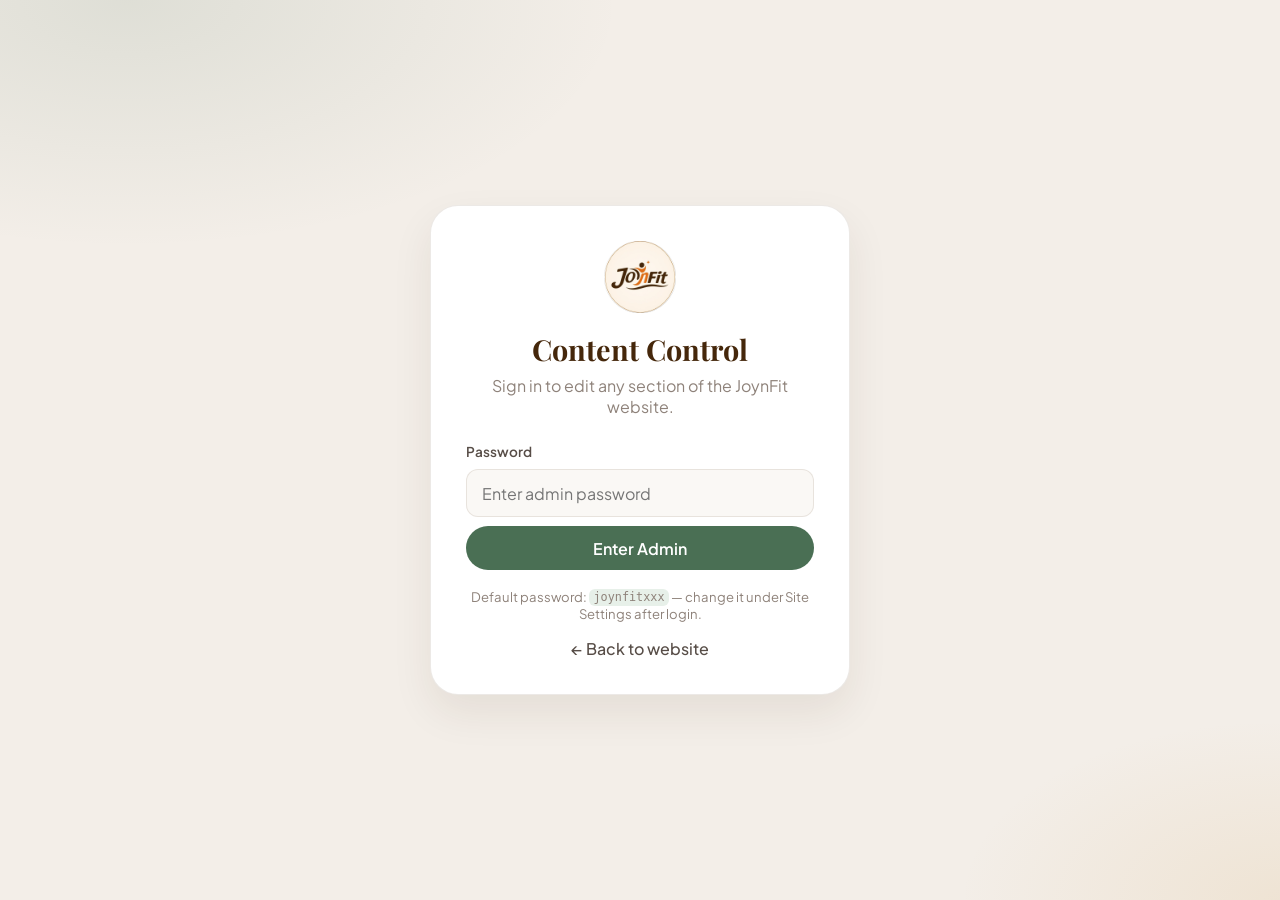
<file: admin.html>
<!DOCTYPE html>
<html lang="en">

<head>
  <meta charset="UTF-8">
  <meta name="viewport" content="width=device-width, initial-scale=1.0">
  <title>JoynFit Admin — Content Control</title>
  <meta name="robots" content="noindex, nofollow">
  <link rel="preconnect" href="https://fonts.googleapis.com">
  <link rel="preconnect" href="https://fonts.gstatic.com" crossorigin>
  <link
    href="https://fonts.googleapis.com/css2?family=Playfair+Display:wght@600;700&family=Plus+Jakarta+Sans:wght@400;500;600;700&display=swap"
    rel="stylesheet">
  <link rel="stylesheet" href="admin.css?v=20260925c">
</head>

<body>
  <div id="toast" class="toast" role="status" aria-live="polite"></div>

  <!-- Login -->
  <section class="login-screen" id="loginScreen">
    <div class="login-card">
      <div class="login-brand">
        <img src="assets/images/brand/joynfit_logo.png" alt="JoynFit" class="login-logo">
        <h1>Content Control</h1>
        <p>Sign in to edit any section of the JoynFit website.</p>
      </div>
      <form id="loginForm" class="login-form" autocomplete="on">
        <label for="loginPassword">Password</label>
        <input id="loginPassword" name="password" type="password" required placeholder="Enter admin password"
          autocomplete="current-password">
        <p id="loginError" class="login-error" hidden></p>
        <button type="submit" class="btn btn-primary">Enter Admin</button>
      </form>
      <p class="login-hint">Default password: <code>joynfitxxx</code> — change it under Site Settings after login.</p>
      <a class="login-back" href="index.html">← Back to website</a>
    </div>
  </section>

  <!-- Admin shell -->
  <div class="admin-app" id="adminApp" hidden>
    <aside class="sidebar">
      <div class="sidebar-brand">
        <img src="assets/images/brand/joynfit_logo.png" alt="" class="sidebar-logo">
        <div>
          <strong>JoynFit Admin</strong>
          <span>Section control</span>
        </div>
      </div>
      <nav class="sidebar-nav" id="sidebarNav" aria-label="Sections"></nav>
      <div class="sidebar-footer">
        <a href="index.html" target="_blank" rel="noopener" class="btn btn-ghost">Preview site ↗</a>
        <button type="button" class="btn btn-ghost" id="logoutBtn">Log out</button>
      </div>
    </aside>

    <div class="admin-main">
      <header class="admin-topbar">
        <div class="topbar-left">
          <h2 id="editorTitle">Section</h2>
          <p id="editorDesc" class="topbar-desc"></p>
        </div>
        <div class="topbar-actions">
          <span id="dirtyDot" class="dirty-dot" hidden title="Unsaved changes"></span>
          <button type="button" class="btn btn-ghost" id="importBtn">Import</button>
          <input type="file" id="importFile" accept="application/json,.json" hidden>
          <button type="button" class="btn btn-ghost" id="exportBtn">Export</button>
          <button type="button" class="btn btn-danger" id="resetBtn">Reset</button>
          <button type="button" class="btn btn-primary" id="saveBtn">Save changes</button>
        </div>
      </header>

      <div class="editor-toolbar">
        <div class="lang-tabs" id="langTabs" hidden>
          <button type="button" class="lang-tab is-active" data-lang="en">English</button>
          <button type="button" class="lang-tab" data-lang="ar">العربية</button>
        </div>
        <p class="meta-line" id="updatedAt"></p>
      </div>

      <main class="editor-body" id="editorBody"></main>
    </div>
  </div>

  <script>window.JOYNFIT_ADMIN = true;</script>
  <script src="cms.js?v=20260925d"></script>
  <script src="i18n.js?v=20260925d"></script>
  <script src="admin.js?v=20260925d"></script>
</body>

</html>
</file>
<file: admin.css>
:root {
  --bg: #F3EEE8;
  --bg-panel: #FAF8F5;
  --surface: #FFFFFF;
  --ink: #45270b;
  --body: #574D47;
  --muted: #8E827A;
  --line: rgba(69, 39, 11, 0.1);
  --matcha: #4A6F54;
  --matcha-deep: #3D5D46;
  --matcha-soft: #E7F0E9;
  --rose: #D47970;
  --honey: #D4A359;
  --radius: 16px;
  --font-serif: 'Playfair Display', Georgia, serif;
  --font-sans: 'Plus Jakarta Sans', system-ui, sans-serif;
  --shadow: 0 18px 40px rgba(69, 39, 11, 0.08);
}

*,
*::before,
*::after {
  box-sizing: border-box;
}

html,
body {
  margin: 0;
  min-height: 100%;
  font-family: var(--font-sans);
  color: var(--ink);
  background:
    radial-gradient(ellipse 70% 50% at 10% 0%, rgba(74, 111, 84, 0.12), transparent 55%),
    radial-gradient(ellipse 50% 40% at 100% 100%, rgba(212, 163, 89, 0.14), transparent 50%),
    var(--bg);
}

button,
input,
textarea {
  font: inherit;
}

a {
  color: var(--matcha);
}

code {
  font-size: 0.9em;
  background: var(--matcha-soft);
  padding: 0.1em 0.4em;
  border-radius: 6px;
}

.btn {
  display: inline-flex;
  align-items: center;
  justify-content: center;
  gap: 0.4rem;
  border: 1px solid transparent;
  border-radius: 999px;
  padding: 0.65rem 1.1rem;
  cursor: pointer;
  font-weight: 600;
  text-decoration: none;
  transition: background 0.2s ease, color 0.2s ease, border-color 0.2s ease, transform 0.15s ease;
}

.btn:active {
  transform: scale(0.98);
}

.btn-primary {
  background: var(--matcha);
  color: #fff;
}

.btn-primary:hover,
.btn-primary.has-changes {
  background: var(--matcha-deep);
}

.btn-ghost {
  background: transparent;
  border-color: var(--line);
  color: var(--body);
}

.btn-ghost:hover {
  background: var(--surface);
  border-color: rgba(74, 111, 84, 0.35);
}

.btn-danger {
  background: transparent;
  border-color: rgba(212, 121, 112, 0.45);
  color: var(--rose);
}

.btn-danger:hover {
  background: rgba(212, 121, 112, 0.08);
}

/* Login */
.login-screen {
  min-height: 100vh;
  display: grid;
  place-items: center;
  padding: 2rem;
}

.login-card {
  width: min(420px, 100%);
  background: var(--surface);
  border: 1px solid var(--line);
  border-radius: 28px;
  padding: 2.2rem;
  box-shadow: var(--shadow);
}

.login-brand {
  text-align: center;
  margin-bottom: 1.6rem;
}

.login-logo {
  width: 72px;
  height: auto;
  margin-bottom: 0.8rem;
}

.login-brand h1 {
  margin: 0;
  font-family: var(--font-serif);
  font-size: 1.8rem;
}

.login-brand p {
  margin: 0.45rem 0 0;
  color: var(--muted);
}

.login-form {
  display: grid;
  gap: 0.55rem;
}

.login-form label {
  font-size: 0.85rem;
  font-weight: 600;
  color: var(--body);
}

.login-form input {
  width: 100%;
  border: 1px solid var(--line);
  border-radius: 12px;
  padding: 0.8rem 0.95rem;
  background: var(--bg-panel);
}

.login-form input:focus {
  outline: 2px solid rgba(74, 111, 84, 0.35);
  border-color: var(--matcha);
}

.login-error {
  margin: 0;
  color: var(--rose);
  font-size: 0.9rem;
}

.login-hint {
  margin: 1.1rem 0 0;
  color: var(--muted);
  font-size: 0.82rem;
  text-align: center;
}

.login-back {
  display: block;
  margin-top: 1rem;
  text-align: center;
  text-decoration: none;
  color: var(--body);
  font-weight: 500;
}

/* Shell */
.admin-app[hidden],
.login-screen[hidden] {
  display: none !important;
}

.admin-app {
  display: grid;
  grid-template-columns: 260px 1fr;
  min-height: 100vh;
}

.sidebar {
  background: rgba(255, 255, 255, 0.82);
  backdrop-filter: blur(12px);
  border-right: 1px solid var(--line);
  padding: 1.25rem 1rem;
  display: flex;
  flex-direction: column;
  gap: 1rem;
  position: sticky;
  top: 0;
  height: 100vh;
}

.sidebar-brand {
  display: flex;
  align-items: center;
  gap: 0.75rem;
  padding: 0.35rem 0.5rem 0.85rem;
  border-bottom: 1px solid var(--line);
}

.sidebar-logo {
  width: 42px;
  height: auto;
}

.sidebar-brand strong {
  display: block;
  font-size: 0.95rem;
}

.sidebar-brand span {
  color: var(--muted);
  font-size: 0.78rem;
}

.sidebar-nav {
  display: flex;
  flex-direction: column;
  gap: 0.3rem;
  overflow: auto;
  flex: 1;
}

.nav-item {
  appearance: none;
  border: 0;
  background: transparent;
  text-align: left;
  padding: 0.7rem 0.85rem;
  border-radius: 12px;
  color: var(--body);
  cursor: pointer;
  font-weight: 550;
}

.nav-item:hover {
  background: rgba(74, 111, 84, 0.08);
}

.nav-item.is-active {
  background: var(--matcha);
  color: #fff;
}

.sidebar-footer {
  display: grid;
  gap: 0.45rem;
  padding-top: 0.75rem;
  border-top: 1px solid var(--line);
}

.admin-main {
  padding: 1.25rem 1.5rem 2.5rem;
  max-width: 980px;
}

.admin-topbar {
  display: flex;
  justify-content: space-between;
  gap: 1rem;
  align-items: flex-start;
  margin-bottom: 1rem;
}

.admin-topbar h2 {
  margin: 0;
  font-family: var(--font-serif);
  font-size: 1.85rem;
}

.topbar-desc {
  margin: 0.35rem 0 0;
  color: var(--muted);
  max-width: 42ch;
}

.topbar-actions {
  display: flex;
  flex-wrap: wrap;
  gap: 0.45rem;
  align-items: center;
  justify-content: flex-end;
}

.dirty-dot {
  width: 10px;
  height: 10px;
  border-radius: 50%;
  background: var(--honey);
  box-shadow: 0 0 0 4px rgba(212, 163, 89, 0.2);
}

.editor-toolbar {
  display: flex;
  justify-content: space-between;
  align-items: center;
  gap: 1rem;
  margin-bottom: 1rem;
}

.lang-tabs {
  display: inline-flex;
  background: rgba(255, 255, 255, 0.7);
  border: 1px solid var(--line);
  border-radius: 999px;
  padding: 0.2rem;
}

.lang-tab {
  border: 0;
  background: transparent;
  padding: 0.45rem 0.95rem;
  border-radius: 999px;
  cursor: pointer;
  color: var(--body);
  font-weight: 600;
}

.lang-tab.is-active {
  background: var(--matcha);
  color: #fff;
}

.meta-line {
  margin: 0;
  color: var(--muted);
  font-size: 0.85rem;
}

.editor-body {
  display: grid;
  gap: 1rem;
  background: rgba(255, 255, 255, 0.72);
  border: 1px solid var(--line);
  border-radius: 24px;
  padding: 1.25rem;
  box-shadow: var(--shadow);
}

.field {
  display: grid;
  gap: 0.4rem;
}

.field-label {
  display: flex;
  align-items: center;
  gap: 0.5rem;
  font-weight: 650;
  font-size: 0.92rem;
}

.lang-badge {
  font-size: 0.7rem;
  font-weight: 700;
  letter-spacing: 0.04em;
  color: var(--matcha-deep);
  background: var(--matcha-soft);
  border-radius: 999px;
  padding: 0.15rem 0.45rem;
}

.field-hint {
  margin: 0;
  font-size: 0.78rem;
  color: var(--muted);
}

.field-input {
  width: 100%;
  border: 1px solid var(--line);
  border-radius: 12px;
  padding: 0.75rem 0.9rem;
  background: var(--bg-panel);
  color: var(--ink);
  resize: vertical;
}

.field-input:focus {
  outline: 2px solid rgba(74, 111, 84, 0.3);
  border-color: var(--matcha);
}

.media-preview {
  width: 160px;
  height: 120px;
  object-fit: cover;
  border-radius: 12px;
  border: 1px solid var(--line);
  background: #fff;
}

.media-preview[src^="data:video"],
video.media-preview {
  width: min(320px, 100%);
  height: auto;
  min-height: 120px;
  background: #1a1a1a;
}

.media-actions {
  display: flex;
  flex-wrap: wrap;
  gap: 0.5rem;
  margin-bottom: 0.45rem;
}

.media-upload-btn {
  min-width: 160px;
}

.media-status {
  margin-bottom: 0.35rem;
}

.toggle-grid {
  display: grid;
  gap: 0.65rem;
}

.toggle-row {
  display: flex;
  align-items: center;
  gap: 0.75rem;
  padding: 0.85rem 1rem;
  border: 1px solid var(--line);
  border-radius: 14px;
  background: var(--bg-panel);
  cursor: pointer;
  font-weight: 600;
}

.toggle-row input {
  width: 1.1rem;
  height: 1.1rem;
  accent-color: var(--matcha);
}

.font-preview-card {
  margin-top: 0.5rem;
  padding: 1.25rem;
  border-radius: 18px;
  border: 1px dashed rgba(74, 111, 84, 0.35);
  background:
    radial-gradient(ellipse 80% 60% at 0% 0%, rgba(74, 111, 84, 0.08), transparent 55%),
    var(--bg-panel);
}

.font-preview-label {
  margin: 0 0 0.75rem;
  font-size: 0.75rem;
  font-weight: 700;
  letter-spacing: 0.06em;
  text-transform: uppercase;
  color: var(--muted);
}

.font-preview-heading {
  margin: 0 0 0.55rem;
  font-size: 1.65rem;
  line-height: 1.25;
  color: var(--ink);
}

.font-preview-body {
  margin: 0 0 0.55rem;
  color: var(--body);
  line-height: 1.55;
}

.font-preview-muted {
  margin: 0 0 0.45rem;
  font-size: 0.9rem;
  color: var(--muted);
}

.font-preview-accent {
  margin: 0 0 0.85rem;
  font-weight: 650;
  color: var(--matcha);
}

.font-preview-arabic {
  margin: 0;
  color: var(--ink);
  font-size: 1.15rem;
  line-height: 1.6;
}

.color-field-row {
  display: flex;
  align-items: center;
  gap: 0.75rem;
}

.color-swatch {
  width: 48px;
  height: 48px;
  padding: 0;
  border: 1px solid var(--line);
  border-radius: 12px;
  background: transparent;
  cursor: pointer;
  flex-shrink: 0;
}

.color-swatch::-webkit-color-swatch-wrapper {
  padding: 3px;
}

.color-swatch::-webkit-color-swatch {
  border: none;
  border-radius: 8px;
}

.color-hex {
  max-width: 140px;
  font-variant-numeric: tabular-nums;
  letter-spacing: 0.02em;
  text-transform: lowercase;
}

select.field-input {
  appearance: none;
  background-image: url("data:image/svg+xml,%3Csvg xmlns='http://www.w3.org/2000/svg' width='16' height='16' viewBox='0 0 24 24' fill='none' stroke='%238E827A' stroke-width='2' stroke-linecap='round' stroke-linejoin='round'%3E%3Cpolyline points='6 9 12 15 18 9'/%3E%3C/svg%3E");
  background-repeat: no-repeat;
  background-position: right 0.85rem center;
  padding-right: 2.4rem;
}

.toast {
  position: fixed;
  top: 1rem;
  right: 1rem;
  z-index: 50;
  background: var(--ink);
  color: #fff;
  padding: 0.75rem 1rem;
  border-radius: 12px;
  opacity: 0;
  transform: translateY(-8px);
  pointer-events: none;
  transition: opacity 0.2s ease, transform 0.2s ease;
  max-width: min(360px, calc(100vw - 2rem));
}

.toast.is-visible {
  opacity: 1;
  transform: translateY(0);
}

.toast-warn {
  background: #8a6a2a;
}

.toast-err {
  background: #9b3f38;
}

@media (max-width: 900px) {
  .admin-app {
    grid-template-columns: 1fr;
  }

  .sidebar {
    position: static;
    height: auto;
  }

  .sidebar-nav {
    display: grid;
    grid-template-columns: repeat(2, minmax(0, 1fr));
  }

  .admin-topbar {
    flex-direction: column;
  }

  .topbar-actions {
    justify-content: flex-start;
  }
}
</file>
